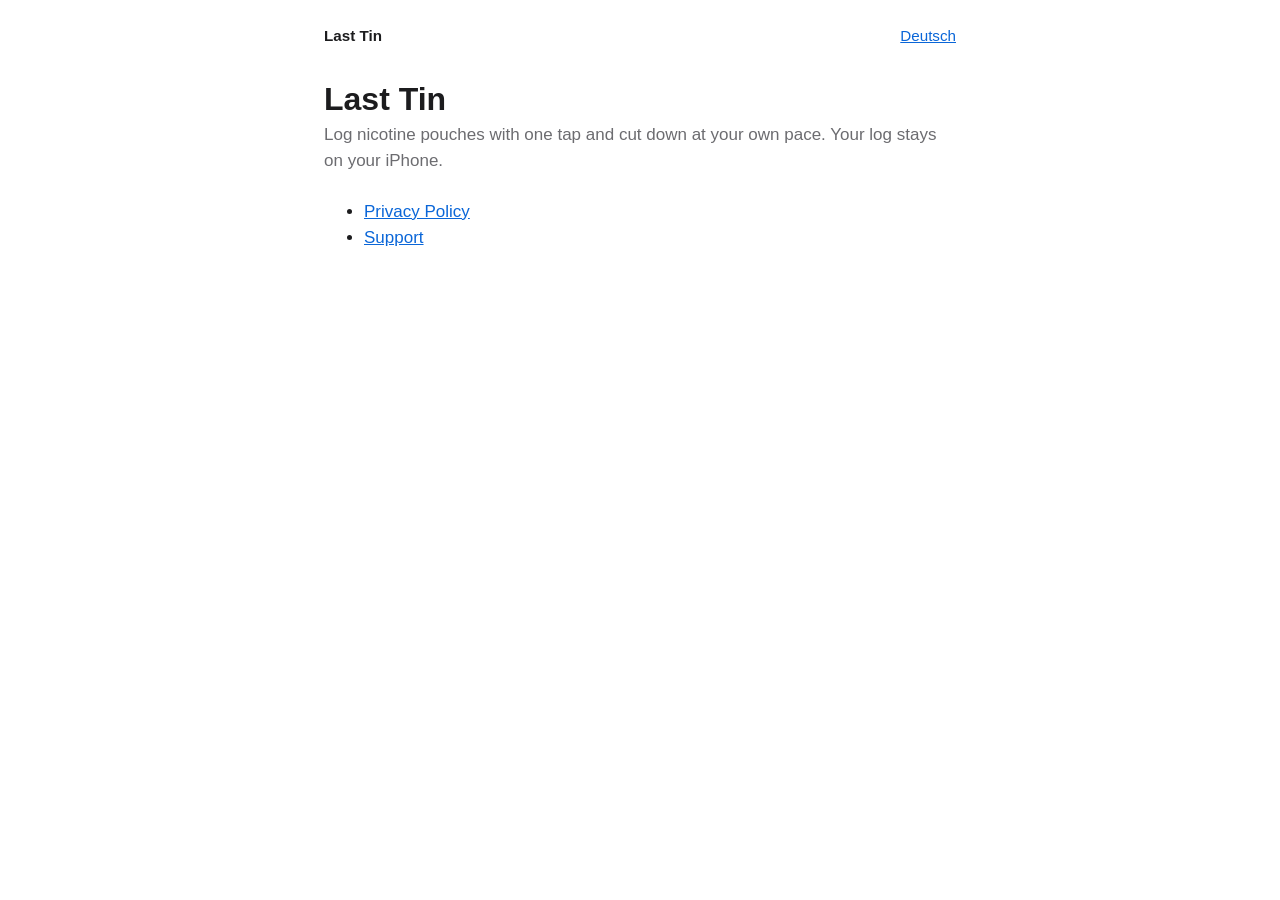
<file: index.html>
<!doctype html>
<html lang="en">
<head>
  <meta charset="utf-8">
  <meta name="viewport" content="width=device-width, initial-scale=1">
  <title>Last Tin</title>
  <meta name="description" content="Last Tin: log nicotine pouches with one tap and cut down at your own pace.">
  <link rel="stylesheet" href="style.css">
  <link rel="alternate" hreflang="en" href="https://adoooo1111-ops.github.io/lasttin/">
  <link rel="alternate" hreflang="de" href="https://adoooo1111-ops.github.io/lasttin/de/">
  <link rel="alternate" hreflang="x-default" href="https://adoooo1111-ops.github.io/lasttin/">
</head>
<body>
<main>
  <nav>
    <span class="app">Last Tin</span>
    <a href="de/" hreflang="de" lang="de">Deutsch</a>
  </nav>

  <h1>Last Tin</h1>
  <p class="stand">Log nicotine pouches with one tap and cut down at your own pace. Your log stays on your iPhone.</p>

  <ul>
    <li><a href="privacy/">Privacy Policy</a></li>
    <li><a href="support/">Support</a></li>
  </ul>
</main>
</body>
</html>
</file>
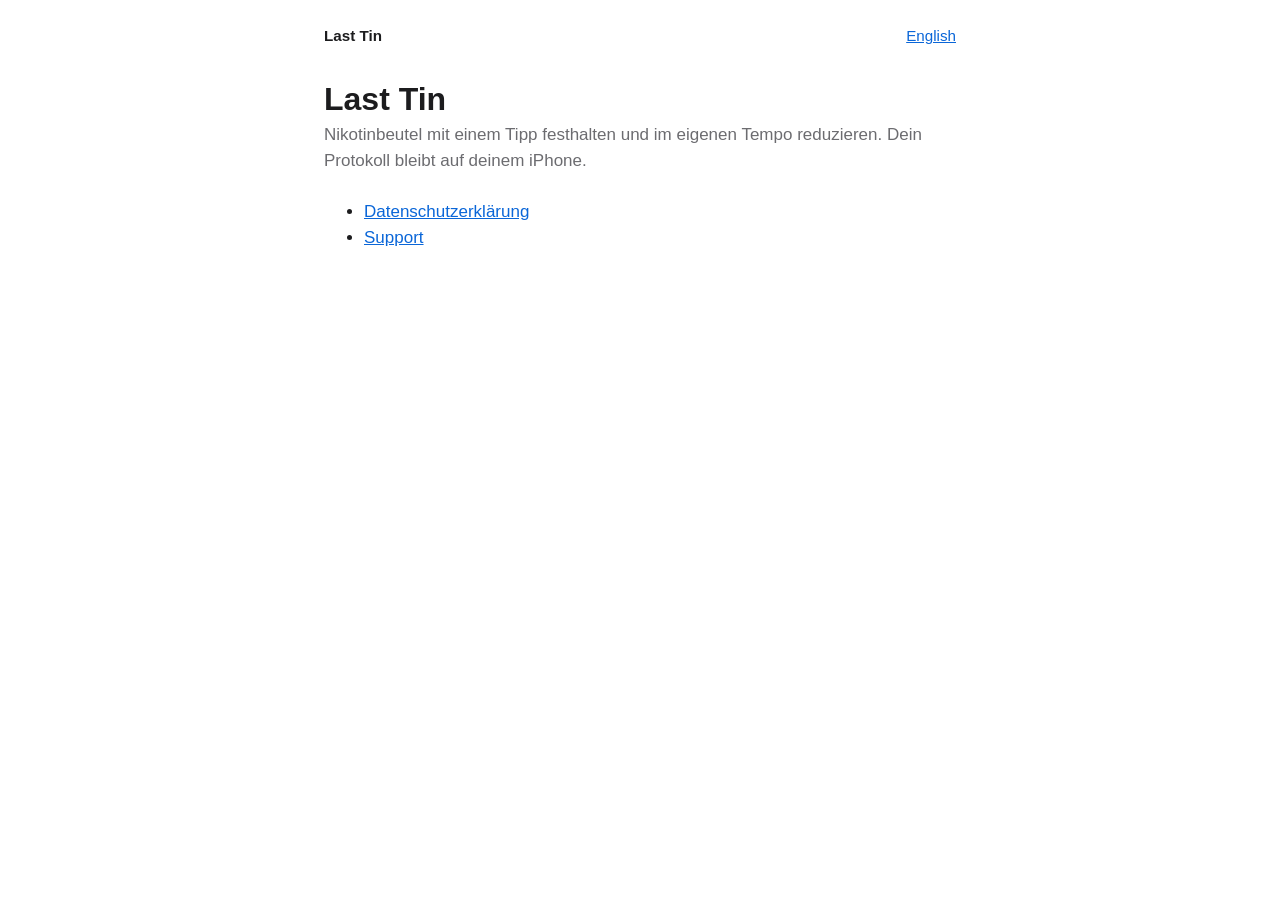
<file: de/index.html>
<!doctype html>
<html lang="de">
<head>
  <meta charset="utf-8">
  <meta name="viewport" content="width=device-width, initial-scale=1">
  <title>Last Tin</title>
  <meta name="description" content="Last Tin: Nikotinbeutel mit einem Tipp festhalten und im eigenen Tempo reduzieren.">
  <link rel="stylesheet" href="../style.css">
  <link rel="alternate" hreflang="en" href="https://adoooo1111-ops.github.io/lasttin/">
  <link rel="alternate" hreflang="de" href="https://adoooo1111-ops.github.io/lasttin/de/">
  <link rel="alternate" hreflang="x-default" href="https://adoooo1111-ops.github.io/lasttin/">
</head>
<body>
<main>
  <nav>
    <span class="app">Last Tin</span>
    <a href="../" hreflang="en" lang="en">English</a>
  </nav>

  <h1>Last Tin</h1>
  <p class="stand">Nikotinbeutel mit einem Tipp festhalten und im eigenen Tempo reduzieren. Dein Protokoll
    bleibt auf deinem iPhone.</p>

  <ul>
    <li><a href="privacy/">Datenschutzerklärung</a></li>
    <li><a href="support/">Support</a></li>
  </ul>
</main>
</body>
</html>
</file>
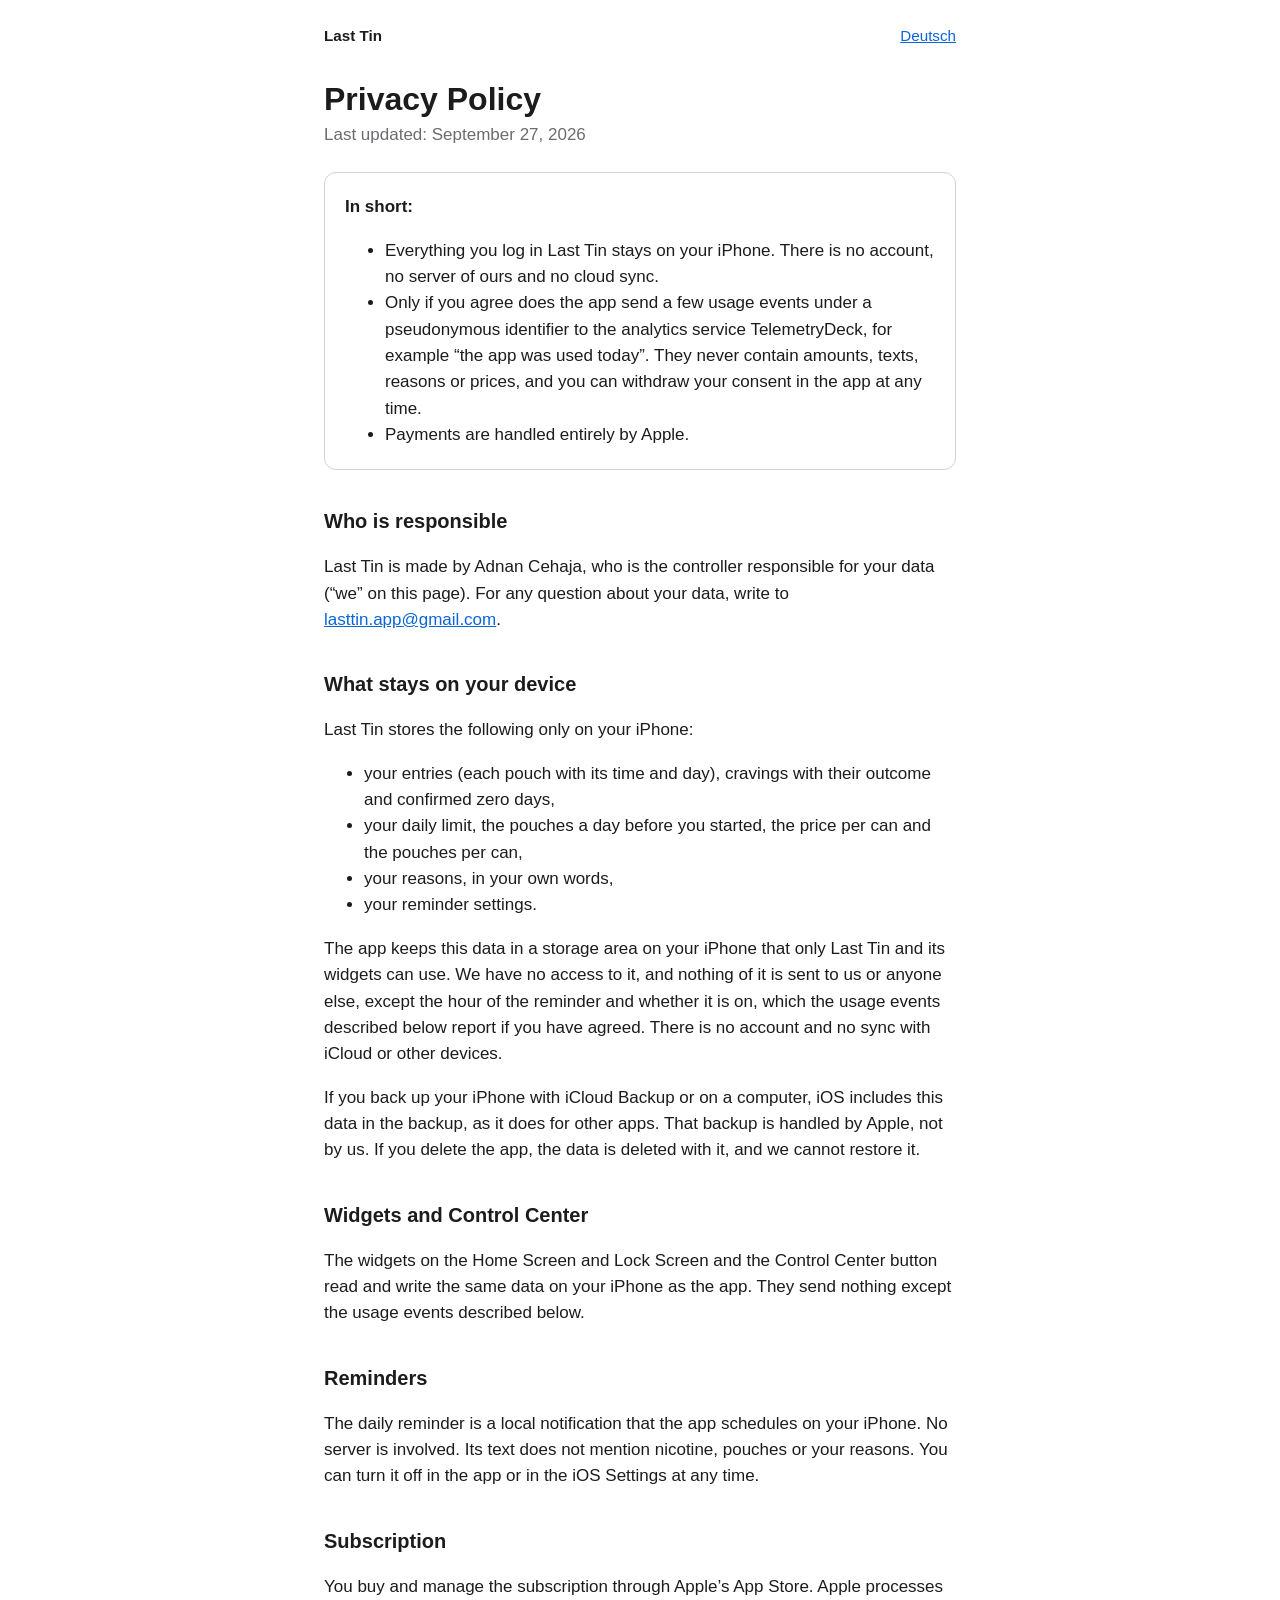
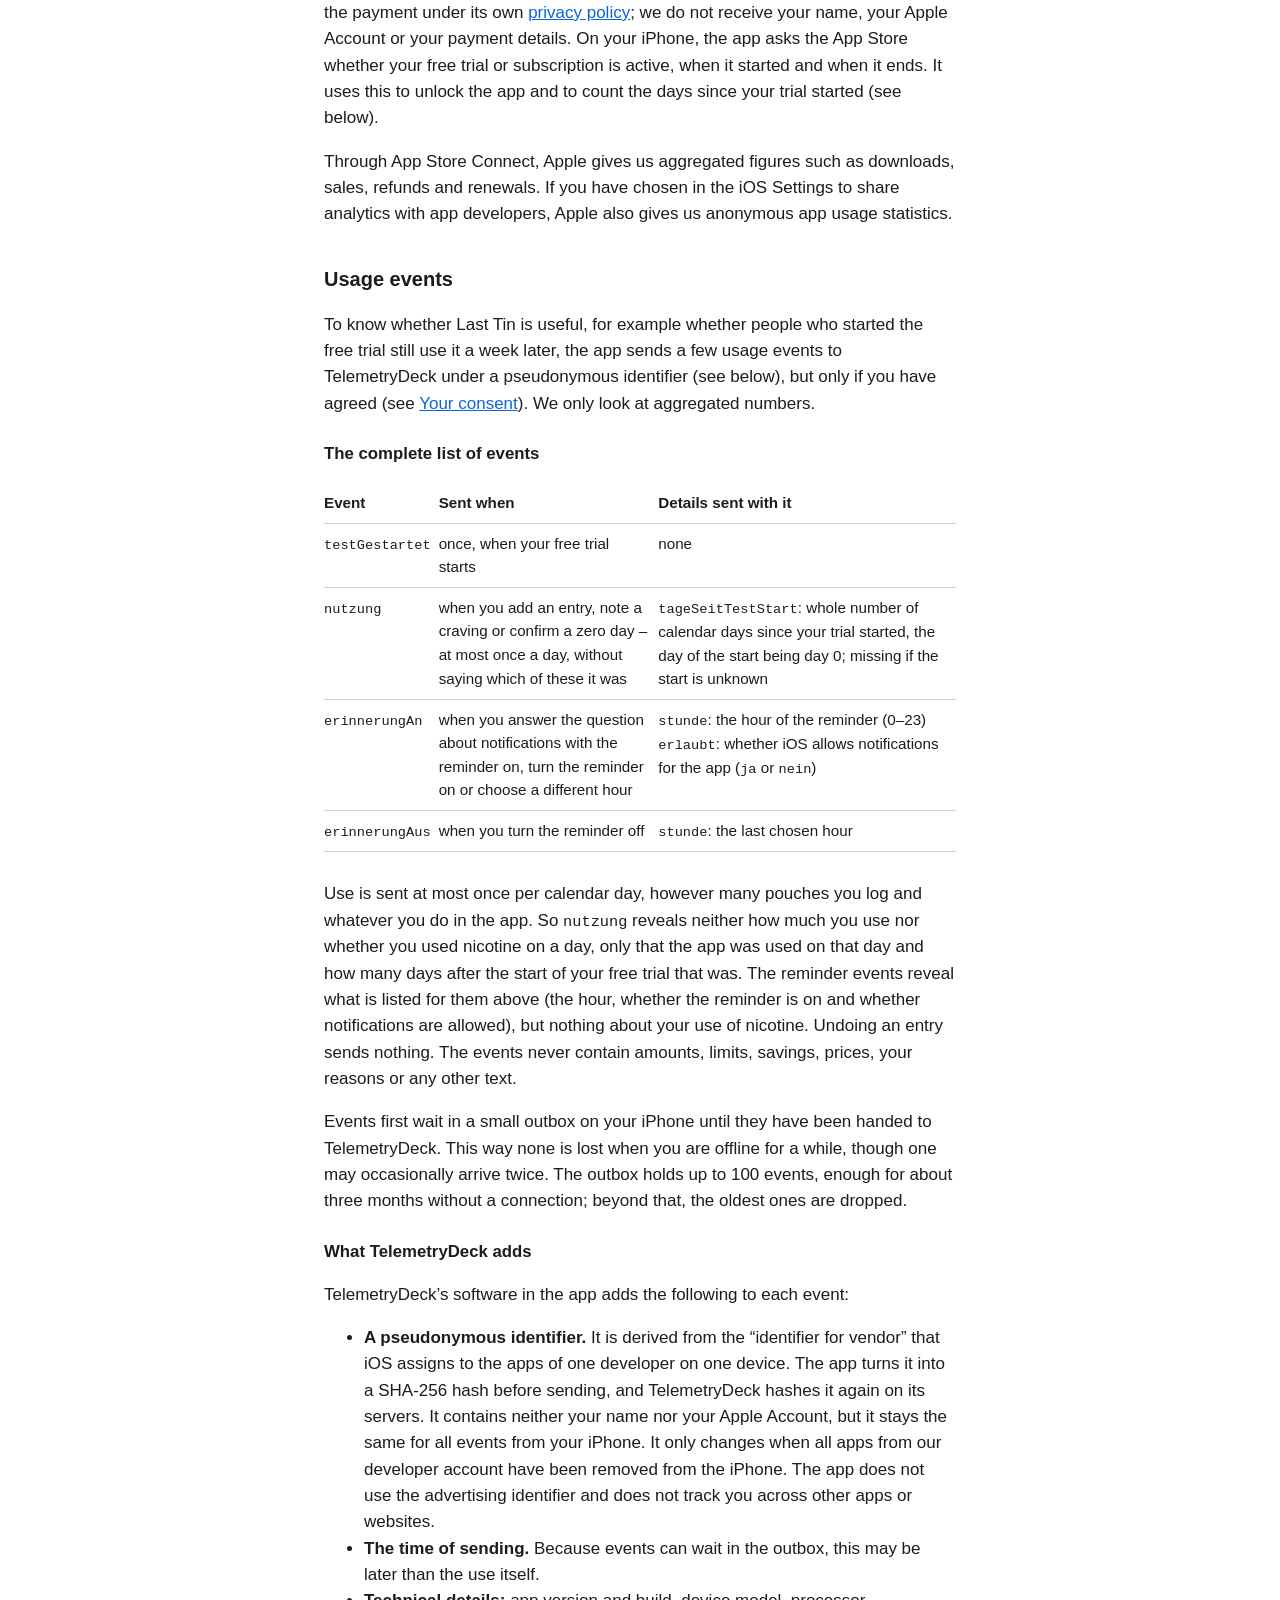
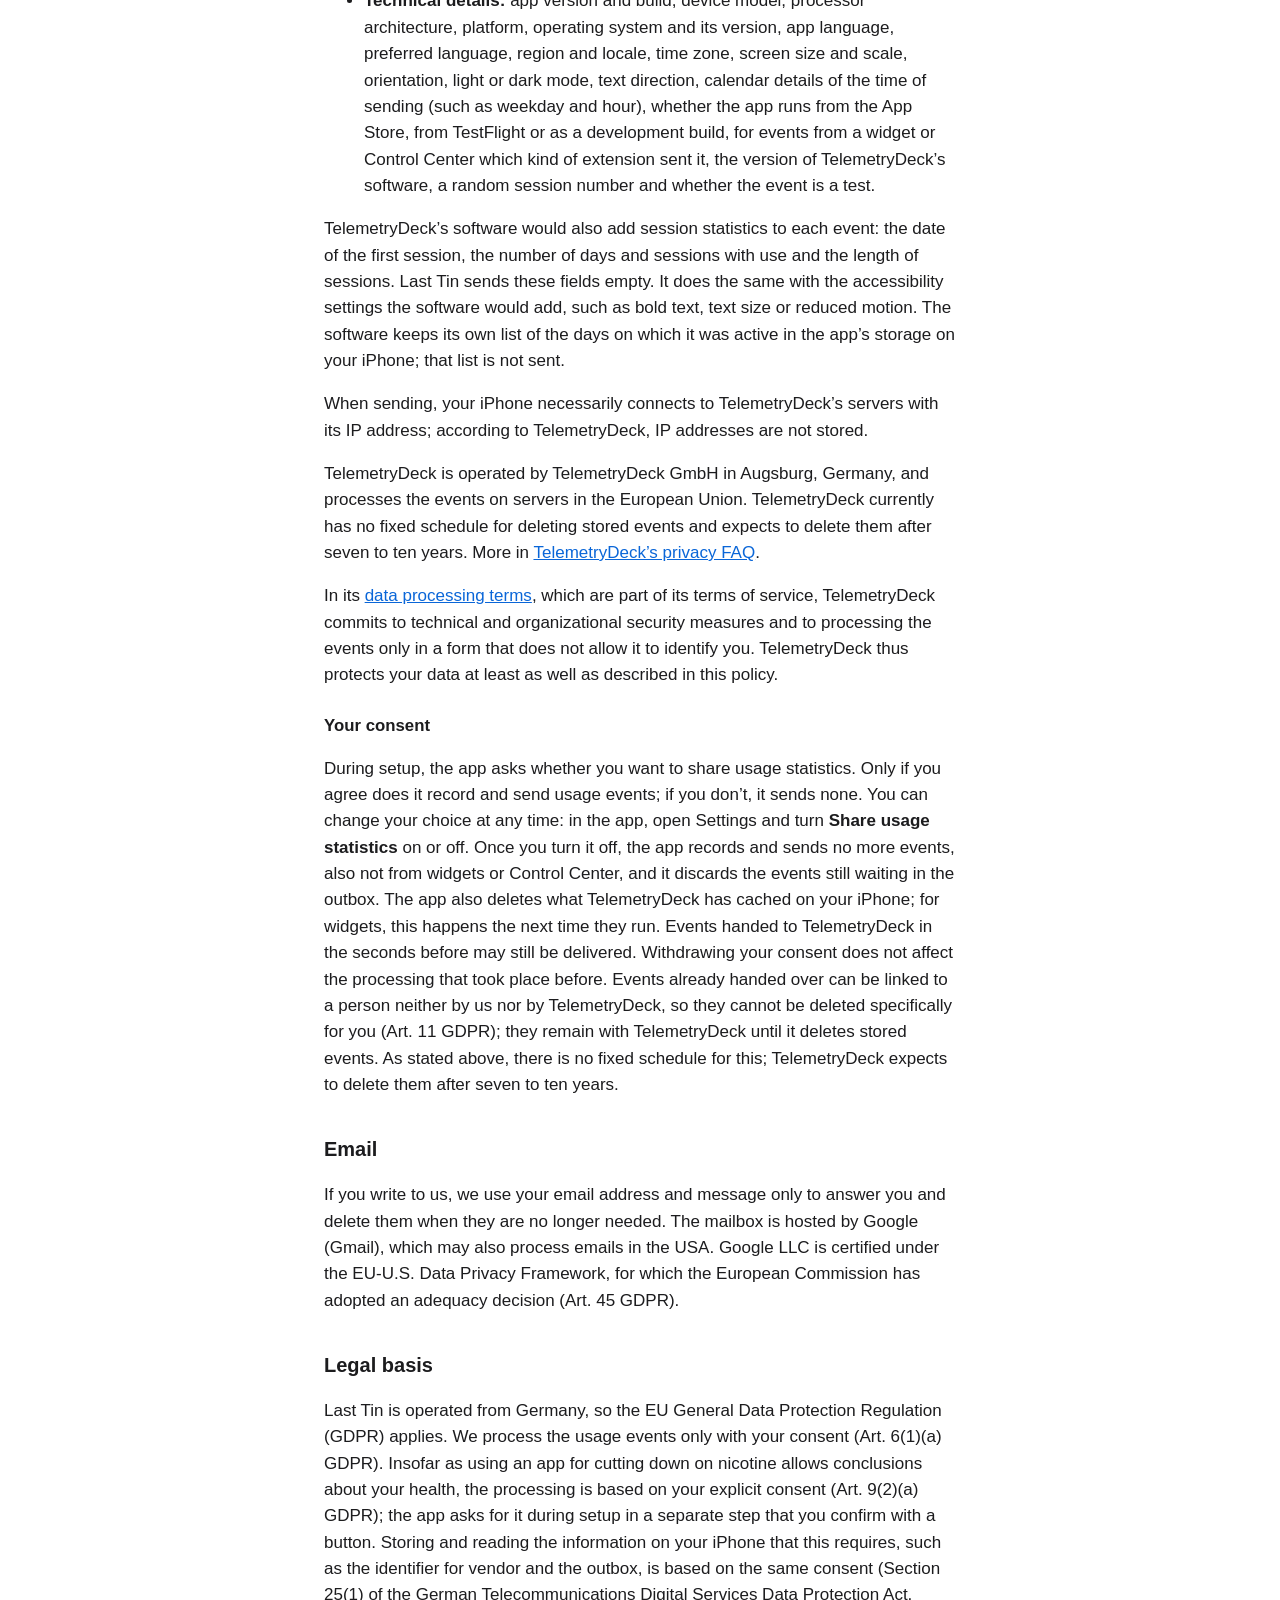
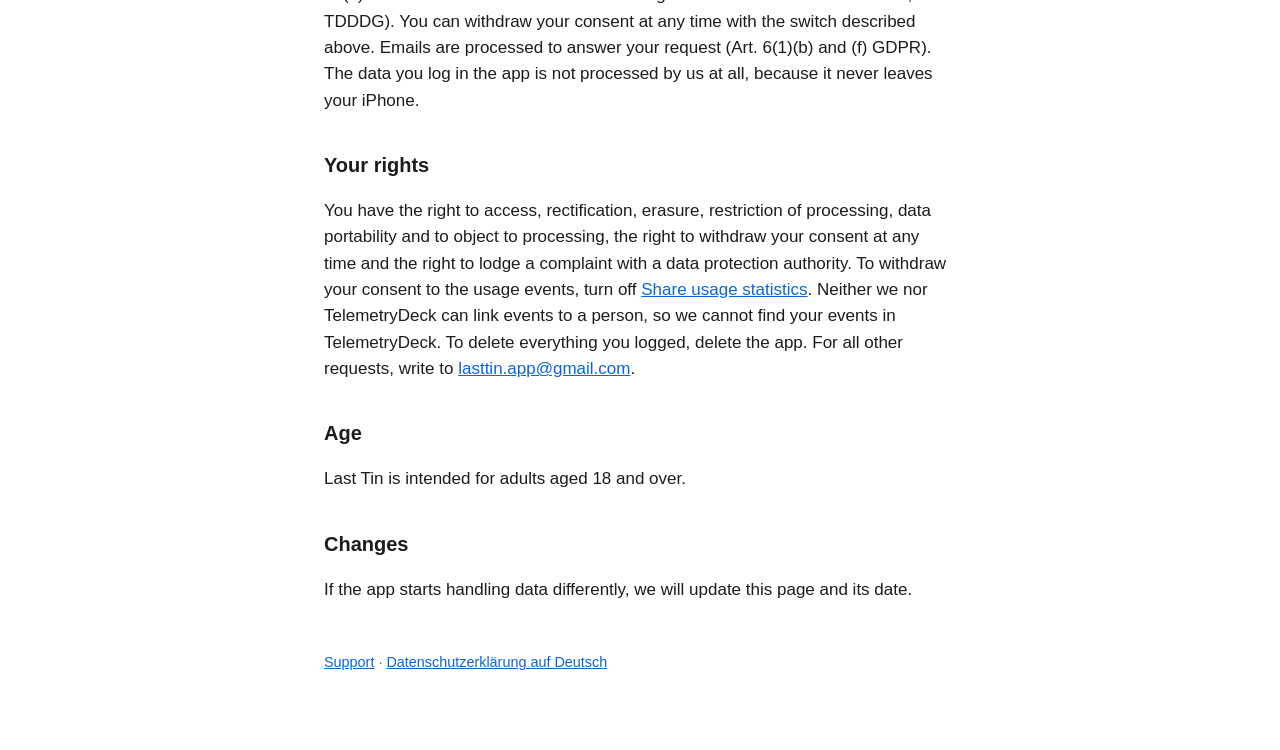
<file: privacy/index.html>
<!doctype html>
<html lang="en">
<head>
  <meta charset="utf-8">
  <meta name="viewport" content="width=device-width, initial-scale=1">
  <title>Privacy Policy – Last Tin</title>
  <meta name="description" content="How Last Tin handles your data: your log stays on your iPhone, no account, a few pseudonymous usage events only if you agree.">
  <link rel="stylesheet" href="../style.css">
  <link rel="alternate" hreflang="en" href="https://adoooo1111-ops.github.io/lasttin/privacy/">
  <link rel="alternate" hreflang="de" href="https://adoooo1111-ops.github.io/lasttin/de/privacy/">
  <link rel="alternate" hreflang="x-default" href="https://adoooo1111-ops.github.io/lasttin/privacy/">
</head>
<body>
<main>
  <nav>
    <a class="app" href="../">Last Tin</a>
    <a href="../de/privacy/" hreflang="de" lang="de">Deutsch</a>
  </nav>

  <h1>Privacy Policy</h1>
  <p class="stand">Last updated: September 27, 2026</p>

  <div class="kurz">
    <p><strong>In short:</strong></p>
    <ul>
      <li>Everything you log in Last Tin stays on your iPhone. There is no account, no server of ours and no
        cloud sync.</li>
      <li>Only if you agree does the app send a few usage events under a pseudonymous identifier to the
        analytics service TelemetryDeck, for example “the app was used today”. They never contain amounts,
        texts, reasons or prices, and you can withdraw your consent in the app at any time.</li>
      <li>Payments are handled entirely by Apple.</li>
    </ul>
  </div>

  <h2>Who is responsible</h2>
  <p>Last Tin is made by Adnan Cehaja, who is the controller responsible for your data (“we” on this page).
    For any question about your data, write to
    <a href="mailto:lasttin.app@gmail.com">lasttin.app@gmail.com</a>.</p>

  <h2>What stays on your device</h2>
  <p>Last Tin stores the following only on your iPhone:</p>
  <ul>
    <li>your entries (each pouch with its time and day), cravings with their outcome and confirmed zero days,</li>
    <li>your daily limit, the pouches a day before you started, the price per can and the pouches per can,</li>
    <li>your reasons, in your own words,</li>
    <li>your reminder settings.</li>
  </ul>
  <p>The app keeps this data in a storage area on your iPhone that only Last Tin and its widgets can use. We
    have no access to it, and nothing of it is sent to us or anyone else, except the hour of the reminder and
    whether it is on, which the usage events described below report if you have agreed. There is no account
    and no sync with iCloud or other devices.</p>
  <p>If you back up your iPhone with iCloud Backup or on a computer, iOS includes this data in the backup,
    as it does for other apps. That backup is handled by Apple, not by us. If you delete the app, the data is
    deleted with it, and we cannot restore it.</p>

  <h2>Widgets and Control Center</h2>
  <p>The widgets on the Home Screen and Lock Screen and the Control Center button read and write the same data
    on your iPhone as the app. They send nothing except the usage events described below.</p>

  <h2>Reminders</h2>
  <p>The daily reminder is a local notification that the app schedules on your iPhone. No server is involved.
    Its text does not mention nicotine, pouches or your reasons. You can turn it off in the app or in the iOS
    Settings at any time.</p>

  <h2>Subscription</h2>
  <p>You buy and manage the subscription through Apple’s App Store. Apple processes the payment under its own
    <a href="https://www.apple.com/legal/privacy/">privacy policy</a>; we do not receive your name, your Apple
    Account or your payment details. On your iPhone, the app asks the App Store whether your free trial or
    subscription is active, when it started and when it ends. It uses this to unlock the app and to count the
    days since your trial started (see below).</p>
  <p>Through App Store Connect, Apple gives us aggregated figures such as downloads, sales, refunds and
    renewals. If you have chosen in the iOS Settings to share analytics with app developers, Apple also
    gives us anonymous app usage statistics.</p>

  <h2 id="usage-events">Usage events</h2>
  <p>To know whether Last Tin is useful, for example whether people who started the free trial still use it a
    week later, the app sends a few usage events to TelemetryDeck under a pseudonymous identifier (see below),
    but only if you have agreed (see <a href="#consent">Your consent</a>). We only look at aggregated
    numbers.</p>

  <h3 id="events">The complete list of events</h3>
  <div class="tabelle">
  <table>
    <thead>
      <tr><th>Event</th><th>Sent when</th><th>Details sent with it</th></tr>
    </thead>
    <tbody>
      <tr>
        <td><code>testGestartet</code></td>
        <td>once, when your free trial starts</td>
        <td>none</td>
      </tr>
      <tr>
        <td><code>nutzung</code></td>
        <td>when you add an entry, note a craving or confirm a zero day – at most once a day, without saying
          which of these it was</td>
        <td><code>tageSeitTestStart</code>: whole number of calendar days since your trial started, the day of
          the start being day 0; missing if the start is unknown</td>
      </tr>
      <tr>
        <td><code>erinnerungAn</code></td>
        <td>when you answer the question about notifications with the reminder on, turn the reminder on or
          choose a different hour</td>
        <td><code>stunde</code>: the hour of the reminder (0–23)<br>
          <code>erlaubt</code>: whether iOS allows notifications for the app (<code>ja</code> or
          <code>nein</code>)</td>
      </tr>
      <tr>
        <td><code>erinnerungAus</code></td>
        <td>when you turn the reminder off</td>
        <td><code>stunde</code>: the last chosen hour</td>
      </tr>
    </tbody>
  </table>
  </div>
  <p>Use is sent at most once per calendar day, however many pouches you log and whatever you do in the app.
    So <code>nutzung</code> reveals neither how much you use nor whether you used nicotine on a day, only that
    the app was used on that day and how many days after the start of your free trial that was. The reminder
    events reveal what is listed for them above (the hour, whether the reminder is on and whether
    notifications are allowed), but nothing about your use of nicotine. Undoing an entry sends nothing. The
    events never contain amounts, limits, savings, prices, your reasons or any other text.</p>
  <p>Events first wait in a small outbox on your iPhone until they have been handed to TelemetryDeck. This way
    none is lost when you are offline for a while, though one may occasionally arrive twice. The outbox holds
    up to 100 events, enough for about three months without a connection; beyond that, the oldest ones are
    dropped.</p>

  <h3>What TelemetryDeck adds</h3>
  <p>TelemetryDeck’s software in the app adds the following to each event:</p>
  <ul>
    <li><strong>A pseudonymous identifier.</strong> It is derived from the “identifier for vendor” that iOS
      assigns to the apps of one developer on one device. The app turns it into a SHA-256 hash before sending,
      and TelemetryDeck hashes it again on its servers. It contains neither your name nor your Apple Account,
      but it stays the same for all events from your iPhone. It only changes when all apps from our developer
      account have been removed from the iPhone. The app does not use the advertising identifier and does not
      track you across other apps or websites.</li>
    <li><strong>The time of sending.</strong> Because events can wait in the outbox, this may be later than
      the use itself.</li>
    <li><strong>Technical details:</strong> app version and build, device model, processor architecture,
      platform, operating system and its version, app language, preferred language, region and locale, time
      zone, screen size and scale, orientation, light or dark mode, text direction, calendar details of the
      time of sending (such as weekday and hour), whether the app runs from the App Store, from TestFlight or
      as a development build, for events from a widget or Control Center which kind of extension sent it, the
      version of TelemetryDeck’s software, a random session number and whether the event is a test.</li>
  </ul>
  <p>TelemetryDeck’s software would also add session statistics to each event: the date of the first session,
    the number of days and sessions with use and the length of sessions. Last Tin sends these fields empty. It
    does the same with the accessibility settings the software would add, such as bold text, text size or
    reduced motion. The software keeps its own list of the days on which it was active in the app’s storage on
    your iPhone; that list is not sent.</p>
  <p>When sending, your iPhone necessarily connects to TelemetryDeck’s servers with its IP address; according
    to TelemetryDeck, IP addresses are not stored.</p>
  <p>TelemetryDeck is operated by TelemetryDeck GmbH in Augsburg, Germany, and processes the events on
    servers in the European Union. TelemetryDeck currently has no fixed schedule for deleting stored events and
    expects to delete them after seven to ten years. More in
    <a href="https://telemetrydeck.com/docs/guides/privacy-faq/">TelemetryDeck’s privacy FAQ</a>.</p>
  <p>In its <a href="https://telemetrydeck.com/dpa/">data processing terms</a>, which are part of its
    terms of service, TelemetryDeck commits to technical and organizational security measures and to
    processing the events only in a form that does not allow it to identify you. TelemetryDeck thus protects
    your data at least as well as described in this policy.</p>

  <h3 id="consent">Your consent</h3>
  <p>During setup, the app asks whether you want to share usage statistics. Only if you agree does it record
    and send usage events; if you don’t, it sends none. You can change your choice at any time: in the app,
    open Settings and turn <strong>Share usage statistics</strong> on or off. Once you turn it off, the app
    records and sends no more events, also not from widgets or Control Center, and it discards the events
    still waiting in the outbox. The app also deletes what TelemetryDeck has cached on your iPhone; for
    widgets, this happens the next time they run. Events handed to TelemetryDeck in the seconds before may
    still be delivered. Withdrawing your consent does not affect the processing that took place before. Events
    already handed over can be linked to a person neither by us nor by TelemetryDeck, so they cannot be
    deleted specifically for you (Art. 11 GDPR); they remain with TelemetryDeck until it deletes stored
    events. As stated above, there is no fixed schedule for this; TelemetryDeck expects to delete them after
    seven to ten years.</p>

  <h2>Email</h2>
  <p>If you write to us, we use your email address and message only to answer you and delete them when they
    are no longer needed. The mailbox is hosted by Google (Gmail), which may also process emails in the
    USA. Google LLC is certified under the EU-U.S. Data Privacy Framework, for which the European Commission
    has adopted an adequacy decision (Art. 45 GDPR).</p>

  <h2>Legal basis</h2>
  <p>Last Tin is operated from Germany, so the EU General Data Protection Regulation (GDPR) applies. We
    process the usage events only with your consent (Art. 6(1)(a) GDPR). Insofar as using an app for cutting
    down on nicotine allows conclusions about your health, the processing is based on your explicit consent
    (Art. 9(2)(a) GDPR); the app asks for it during setup in a separate step that you confirm with a button.
    Storing and reading the information on your iPhone that this requires, such as the identifier for vendor
    and the outbox, is based on the same consent (Section 25(1) of the German Telecommunications Digital
    Services Data Protection Act, TDDDG). You can withdraw your consent at any time with the switch described
    above. Emails are processed to answer your request (Art. 6(1)(b) and (f) GDPR). The data you log in the
    app is not processed by us at all, because it never leaves your iPhone.</p>

  <h2>Your rights</h2>
  <p>You have the right to access, rectification, erasure, restriction of processing, data portability and to
    object to processing, the right to withdraw your consent at any time and the right to lodge a complaint
    with a data protection authority. To withdraw your consent to the usage events, turn off
    <a href="#consent">Share usage statistics</a>. Neither we nor TelemetryDeck can link events to a person,
    so we cannot find your events in TelemetryDeck. To delete everything you logged, delete the app. For all
    other requests, write to <a href="mailto:lasttin.app@gmail.com">lasttin.app@gmail.com</a>.</p>

  <h2>Age</h2>
  <p>Last Tin is intended for adults aged 18 and over.</p>

  <h2>Changes</h2>
  <p>If the app starts handling data differently, we will update this page and its date.</p>

  <footer>
    <p><a href="../support/">Support</a> · <a href="../de/privacy/" hreflang="de"
      lang="de">Datenschutzerklärung auf Deutsch</a></p>
  </footer>
</main>
</body>
</html>
</file>
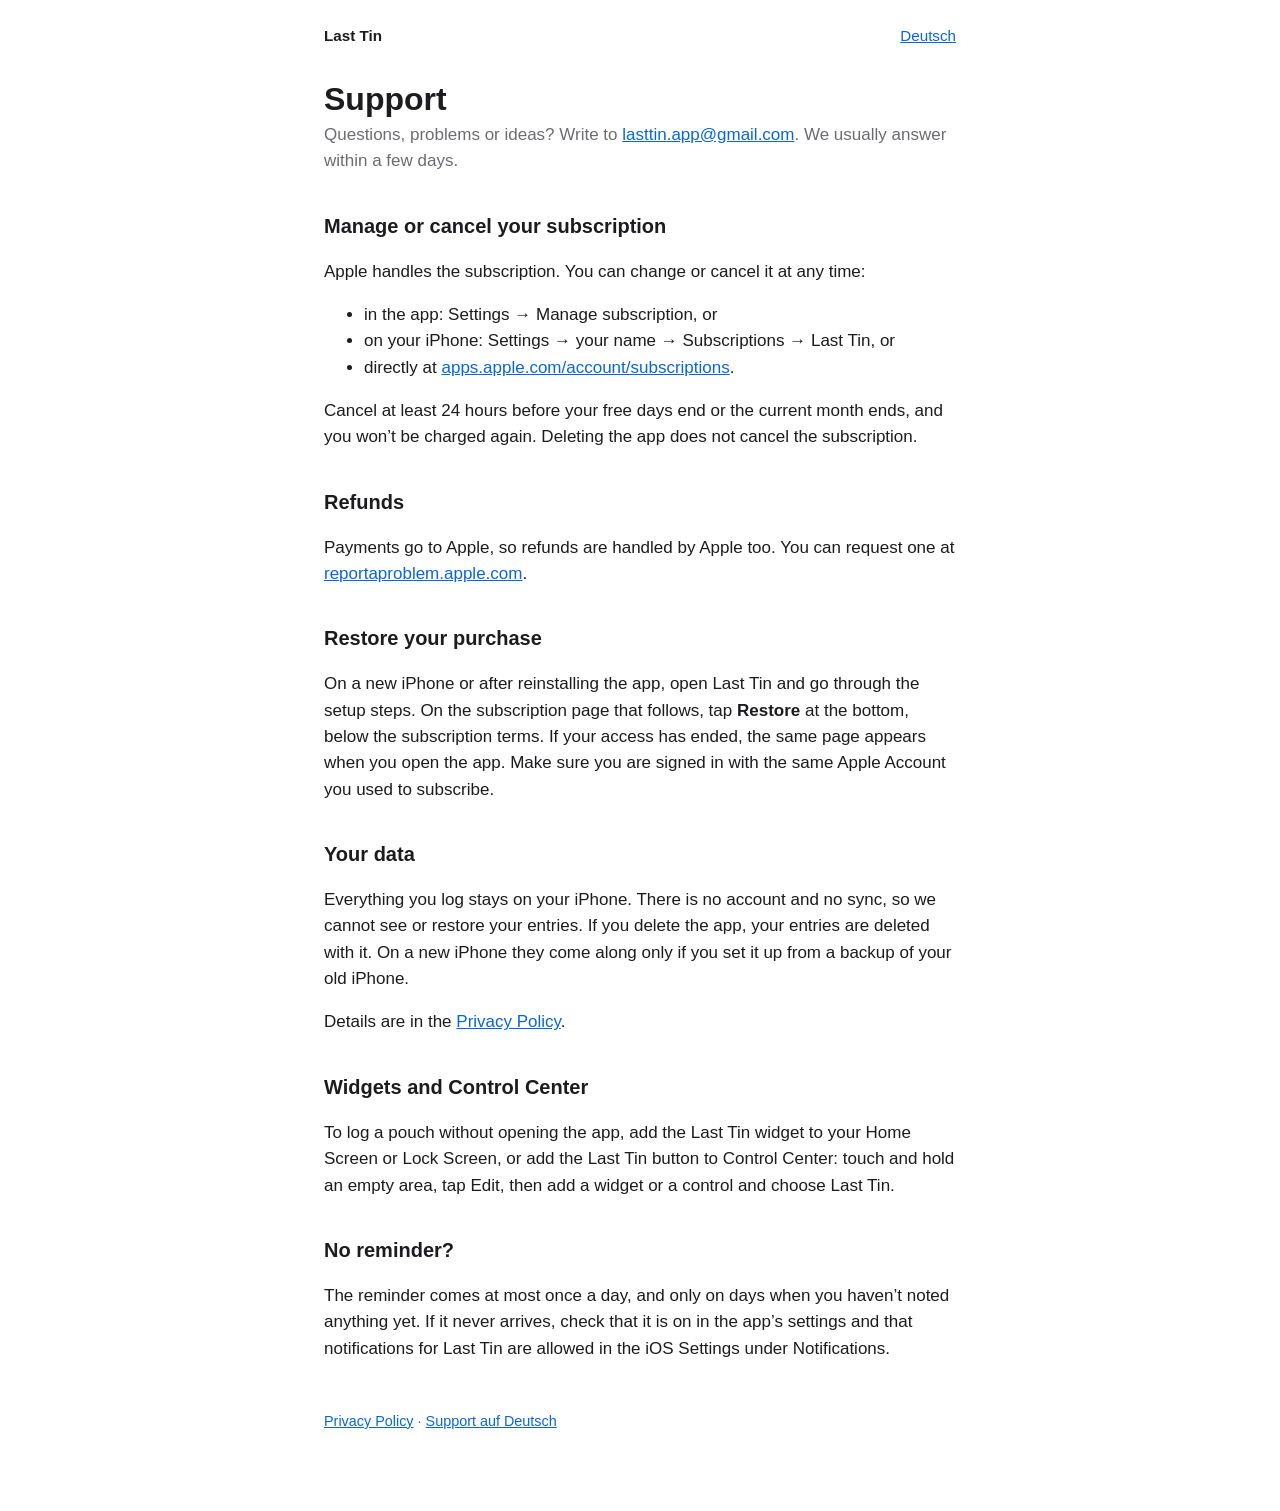
<file: support/index.html>
<!doctype html>
<html lang="en">
<head>
  <meta charset="utf-8">
  <meta name="viewport" content="width=device-width, initial-scale=1">
  <title>Support – Last Tin</title>
  <meta name="description" content="Help with Last Tin: contact, managing your subscription, restoring purchases and your data.">
  <link rel="stylesheet" href="../style.css">
  <link rel="alternate" hreflang="en" href="https://adoooo1111-ops.github.io/lasttin/support/">
  <link rel="alternate" hreflang="de" href="https://adoooo1111-ops.github.io/lasttin/de/support/">
  <link rel="alternate" hreflang="x-default" href="https://adoooo1111-ops.github.io/lasttin/support/">
</head>
<body>
<main>
  <nav>
    <a class="app" href="../">Last Tin</a>
    <a href="../de/support/" hreflang="de" lang="de">Deutsch</a>
  </nav>

  <h1>Support</h1>
  <p class="stand">Questions, problems or ideas? Write to
    <a href="mailto:lasttin.app@gmail.com">lasttin.app@gmail.com</a>. We usually answer within a few days.</p>

  <h2>Manage or cancel your subscription</h2>
  <p>Apple handles the subscription. You can change or cancel it at any time:</p>
  <ul>
    <li>in the app: Settings → Manage subscription, or</li>
    <li>on your iPhone: Settings → your name → Subscriptions → Last Tin, or</li>
    <li>directly at <a
      href="https://apps.apple.com/account/subscriptions">apps.apple.com/account/subscriptions</a>.</li>
  </ul>
  <p>Cancel at least 24 hours before your free days end or the current month ends, and you won’t be charged
    again.
    Deleting the app does not cancel the subscription.</p>

  <h2>Refunds</h2>
  <p>Payments go to Apple, so refunds are handled by Apple too. You can request one at
    <a href="https://reportaproblem.apple.com">reportaproblem.apple.com</a>.</p>

  <h2>Restore your purchase</h2>
  <p>On a new iPhone or after reinstalling the app, open Last Tin and go through the setup steps. On the
    subscription page that follows, tap <strong>Restore</strong> at the bottom, below the subscription terms.
    If your access has ended, the same page appears when you open the app. Make sure you are signed in with
    the same Apple Account you used to subscribe.</p>

  <h2>Your data</h2>
  <p>Everything you log stays on your iPhone. There is no account and no sync, so we cannot see or restore
    your entries. If you delete the app, your entries are deleted with it. On a new iPhone they come along only
    if you set it up from a backup of your old iPhone.</p>
  <p>Details are in the <a href="../privacy/">Privacy Policy</a>.</p>

  <h2>Widgets and Control Center</h2>
  <p>To log a pouch without opening the app, add the Last Tin widget to your Home Screen or Lock Screen, or
    add the Last Tin button to Control Center: touch and hold an empty area, tap Edit, then add a widget or a
    control and choose Last Tin.</p>

  <h2>No reminder?</h2>
  <p>The reminder comes at most once a day, and only on days when you haven’t noted anything yet. If it
    never arrives, check that it is on in the app’s settings and that notifications for Last Tin are
    allowed in the iOS Settings under Notifications.</p>

  <footer>
    <p><a href="../privacy/">Privacy Policy</a> · <a href="../de/support/" hreflang="de" lang="de">Support auf
      Deutsch</a></p>
  </footer>
</main>
</body>
</html>
</file>
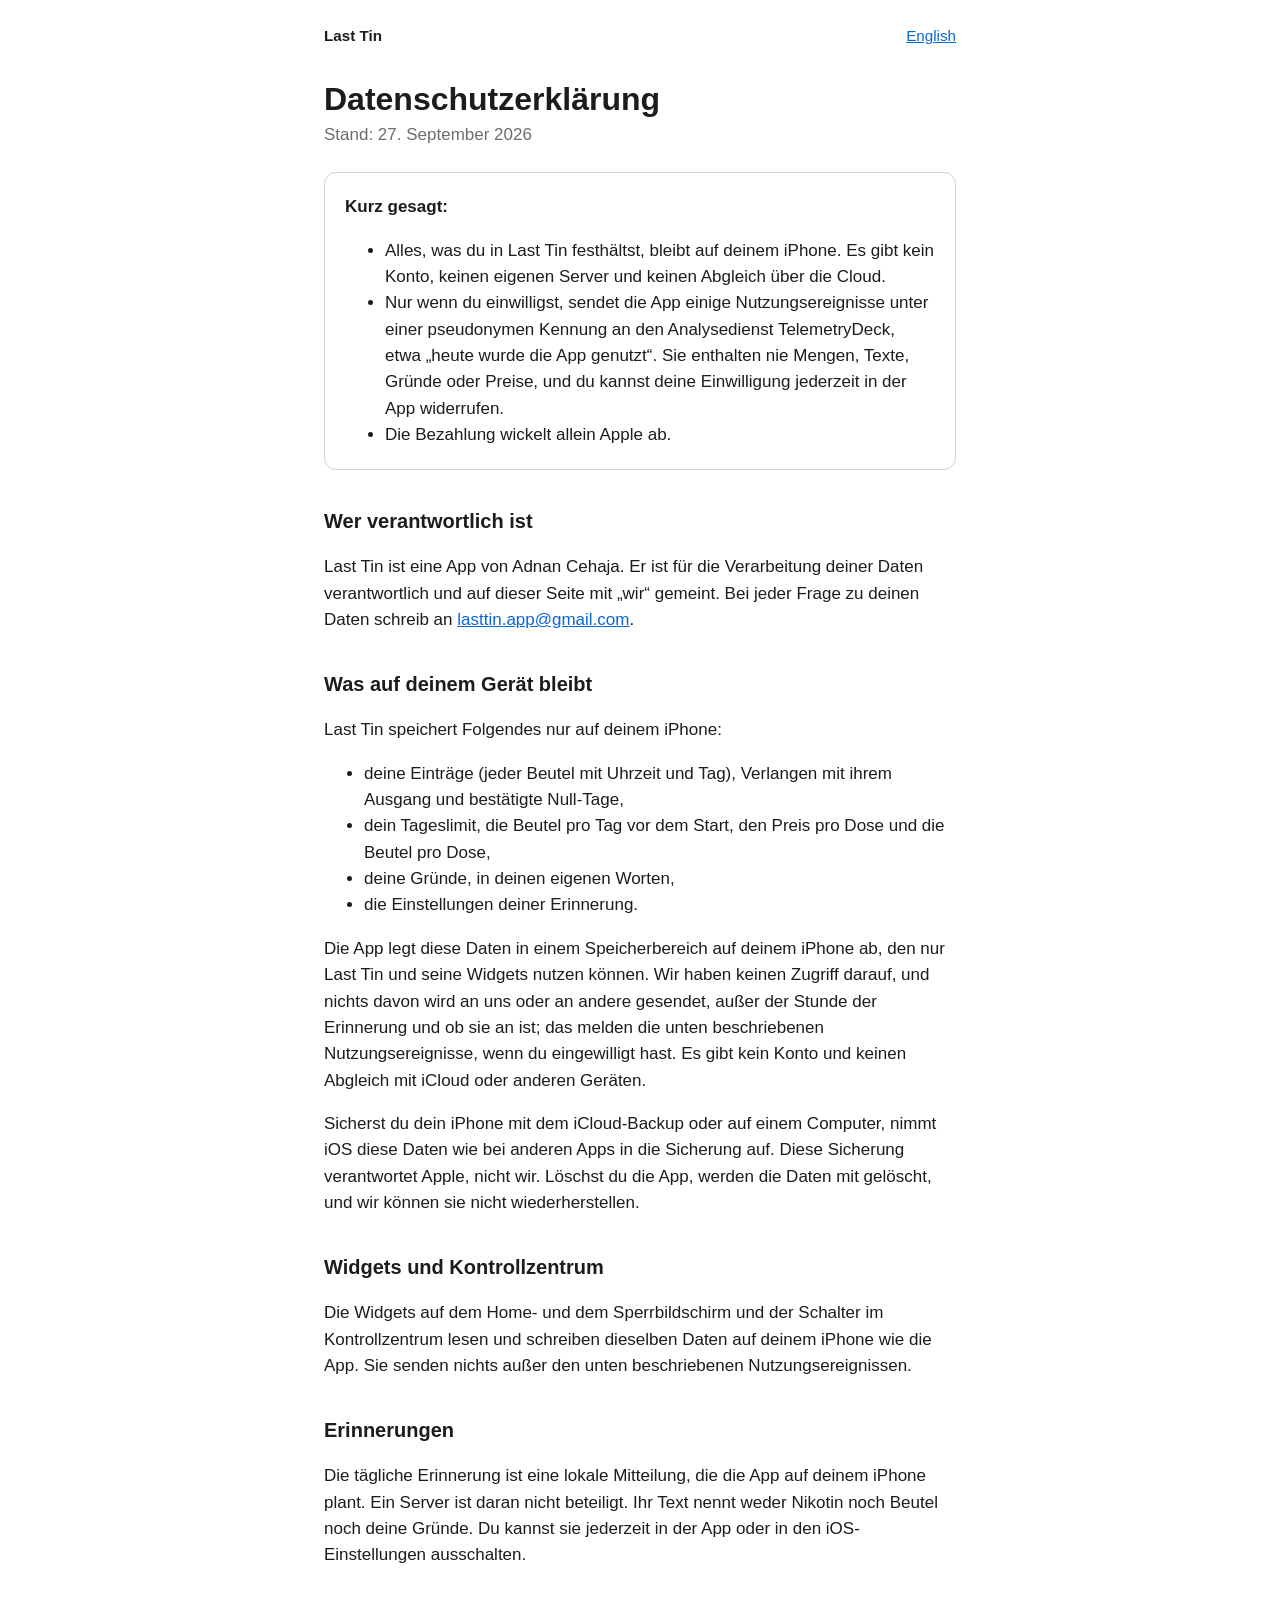
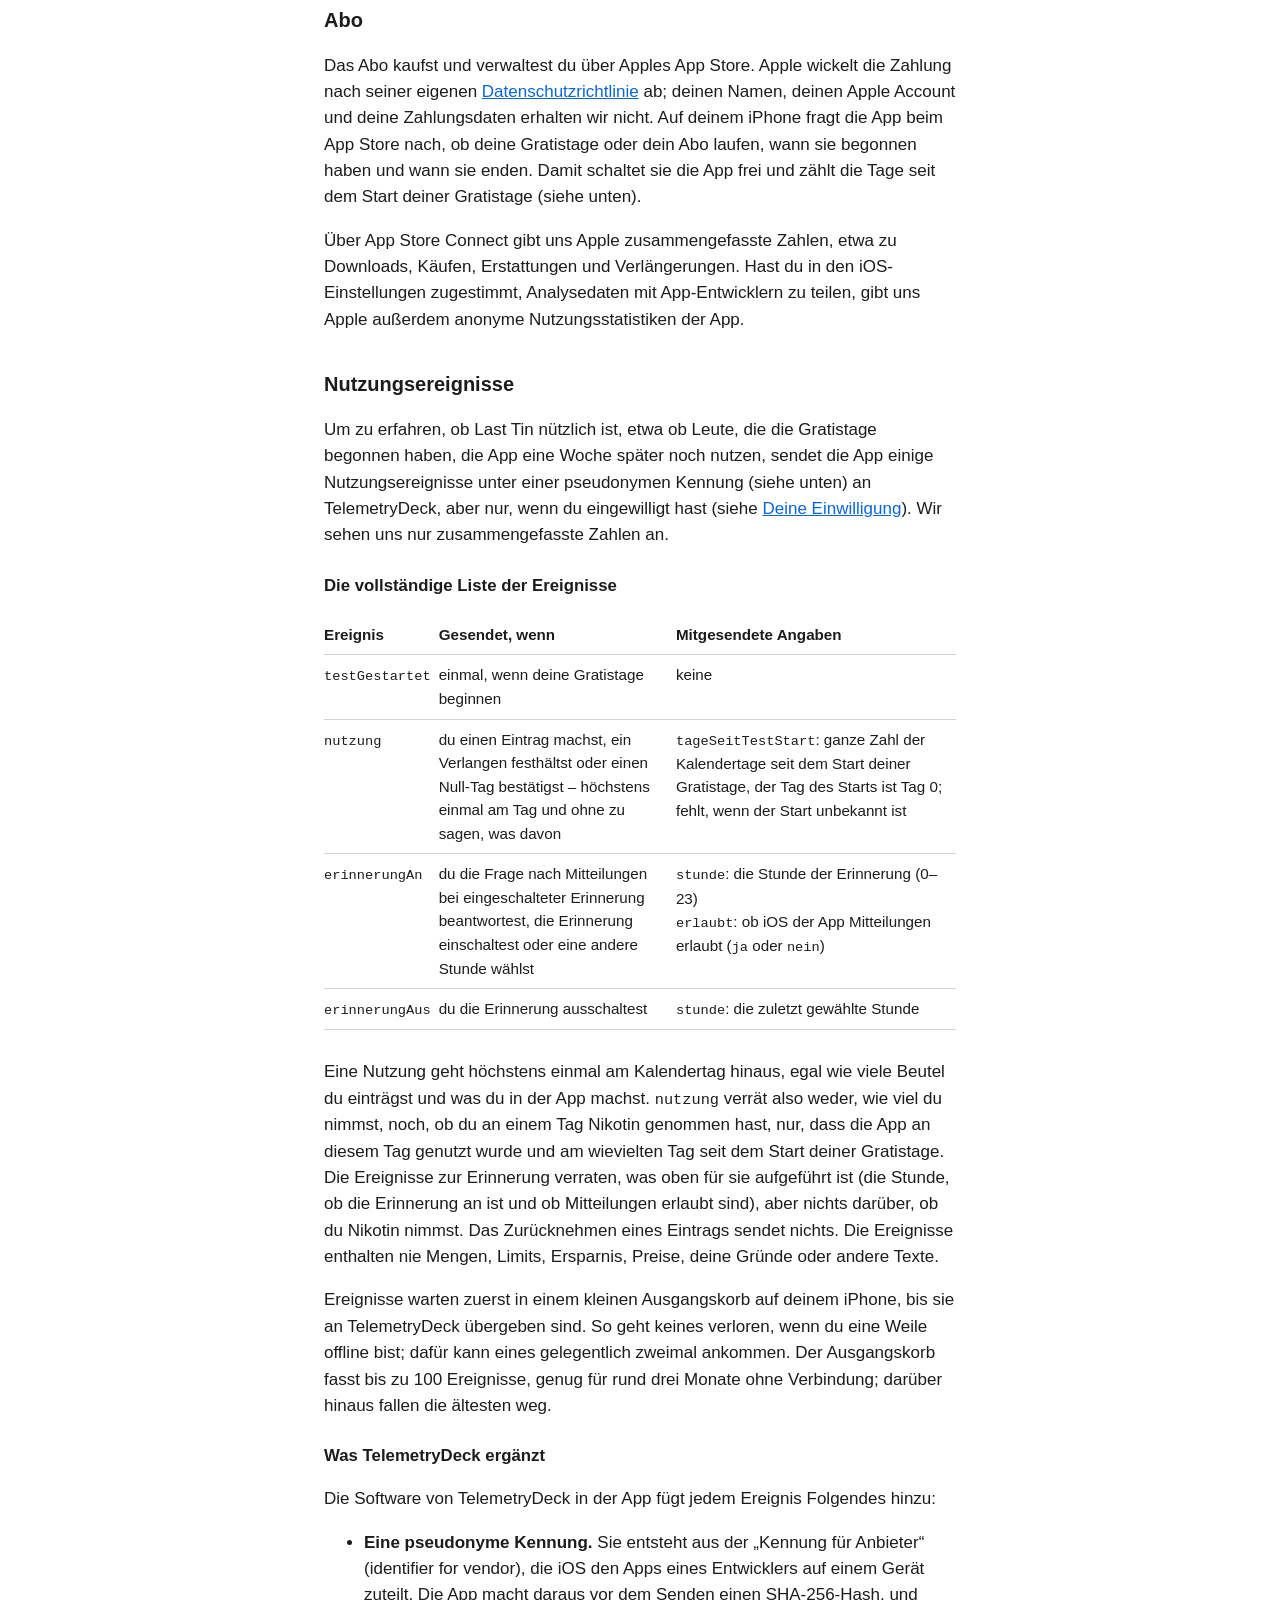
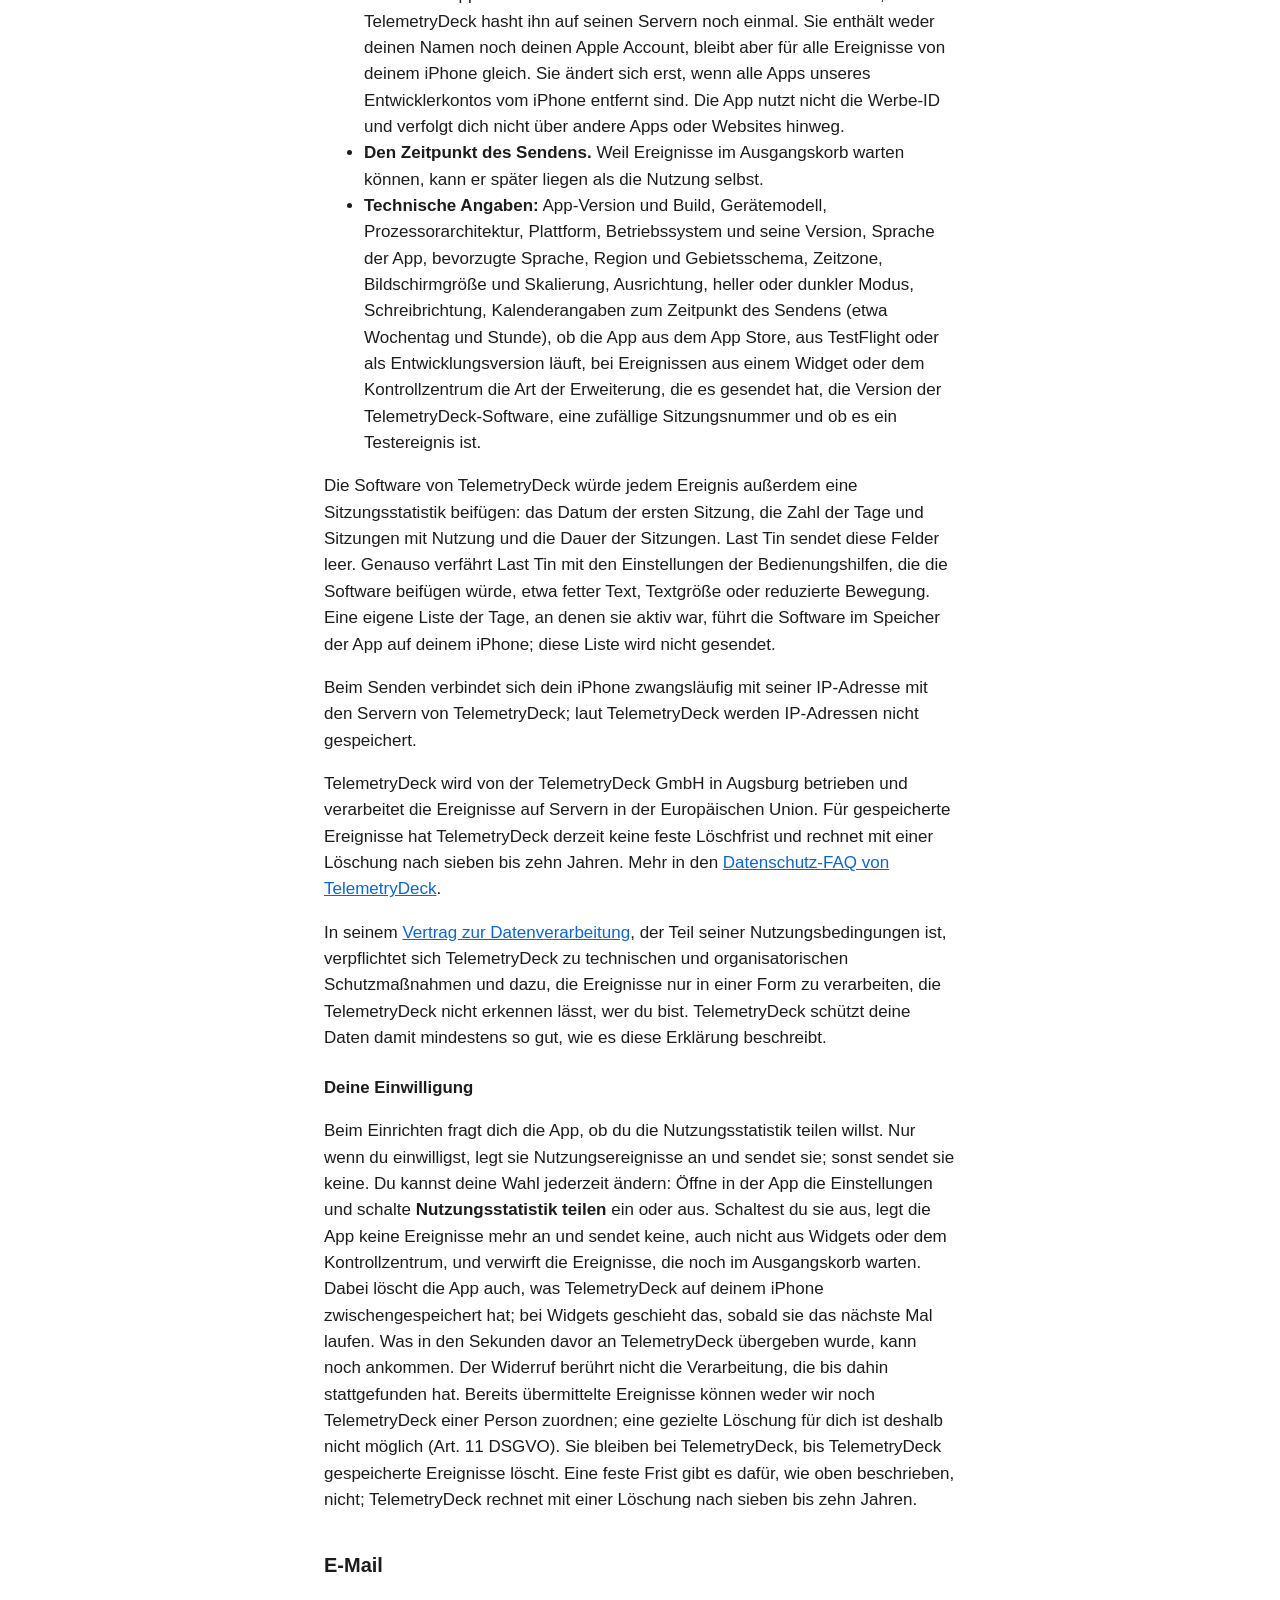
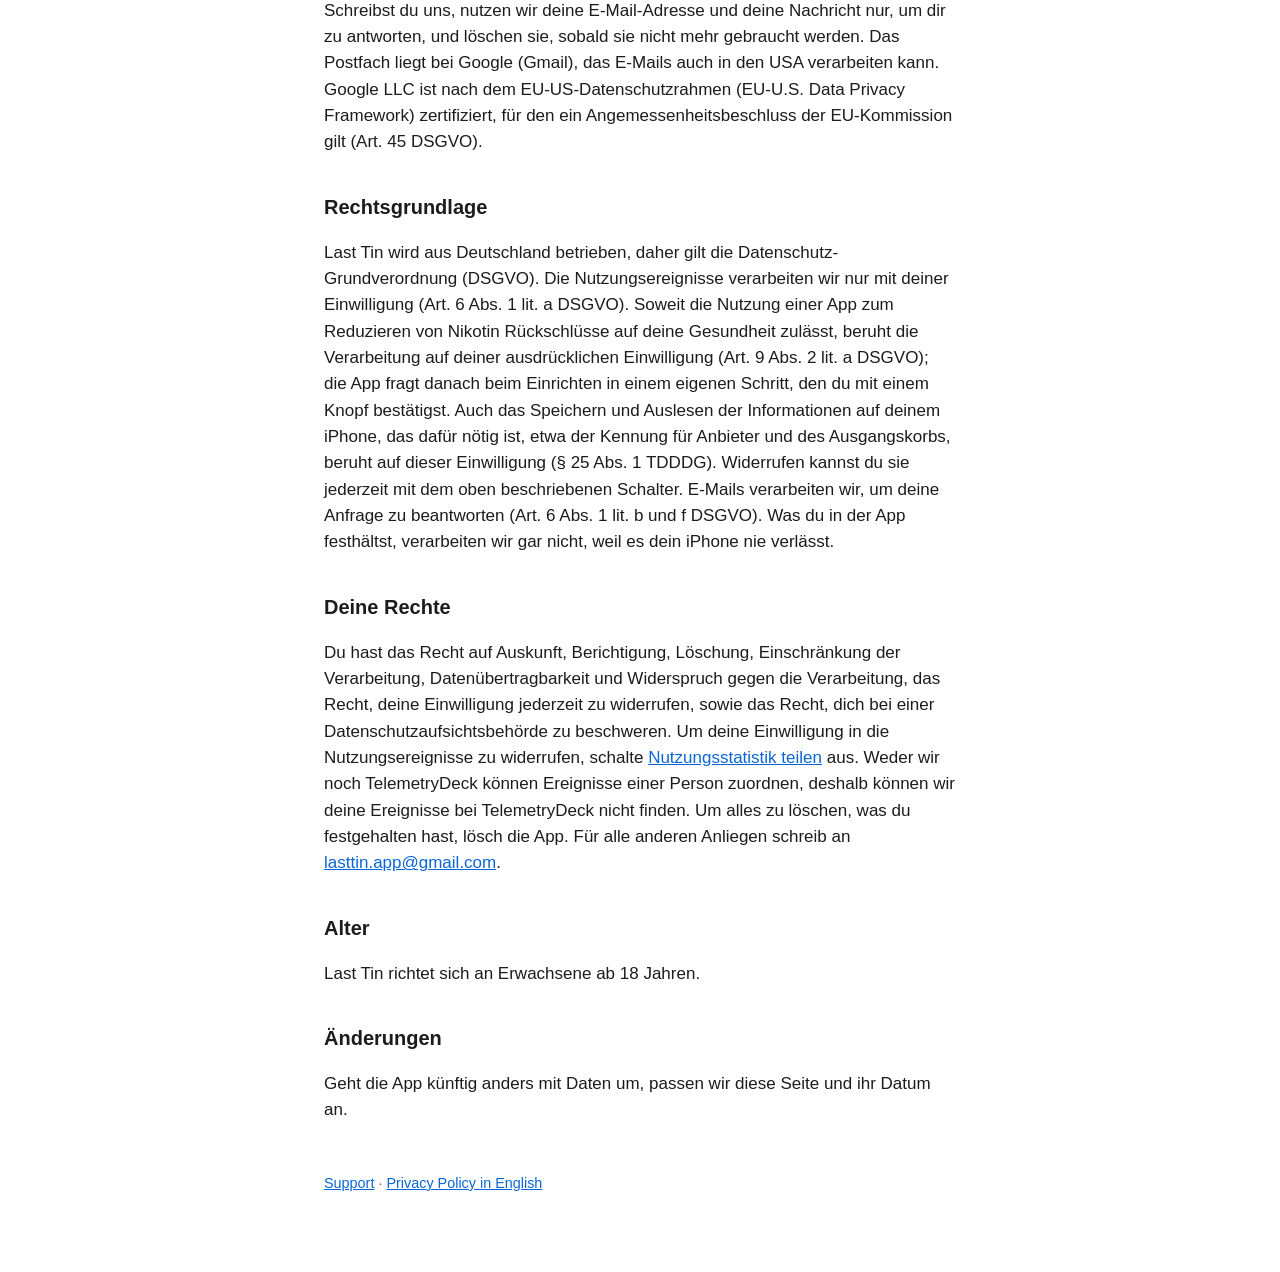
<file: de/privacy/index.html>
<!doctype html>
<html lang="de">
<head>
  <meta charset="utf-8">
  <meta name="viewport" content="width=device-width, initial-scale=1">
  <title>Datenschutzerklärung – Last Tin</title>
  <meta name="description" content="Wie Last Tin mit deinen Daten umgeht: Dein Protokoll bleibt auf deinem iPhone, kein Konto, wenige pseudonyme Nutzungsereignisse nur mit deiner Einwilligung.">
  <link rel="stylesheet" href="../../style.css">
  <link rel="alternate" hreflang="en" href="https://adoooo1111-ops.github.io/lasttin/privacy/">
  <link rel="alternate" hreflang="de" href="https://adoooo1111-ops.github.io/lasttin/de/privacy/">
  <link rel="alternate" hreflang="x-default" href="https://adoooo1111-ops.github.io/lasttin/privacy/">
</head>
<body>
<main>
  <nav>
    <a class="app" href="../">Last Tin</a>
    <a href="../../privacy/" hreflang="en" lang="en">English</a>
  </nav>

  <h1>Datenschutzerklärung</h1>
  <p class="stand">Stand: 27. September 2026</p>

  <div class="kurz">
    <p><strong>Kurz gesagt:</strong></p>
    <ul>
      <li>Alles, was du in Last Tin festhältst, bleibt auf deinem iPhone. Es gibt kein Konto, keinen eigenen
        Server und keinen Abgleich über die Cloud.</li>
      <li>Nur wenn du einwilligst, sendet die App einige Nutzungsereignisse unter einer pseudonymen Kennung an
        den Analysedienst TelemetryDeck, etwa „heute wurde die App genutzt“. Sie enthalten nie Mengen, Texte,
        Gründe oder Preise, und du kannst deine Einwilligung jederzeit in der App widerrufen.</li>
      <li>Die Bezahlung wickelt allein Apple ab.</li>
    </ul>
  </div>

  <h2>Wer verantwortlich ist</h2>
  <p>Last Tin ist eine App von Adnan Cehaja. Er ist für die Verarbeitung deiner Daten verantwortlich und auf
    dieser Seite mit „wir“ gemeint. Bei jeder Frage zu deinen Daten schreib an
    <a href="mailto:lasttin.app@gmail.com">lasttin.app@gmail.com</a>.</p>

  <h2>Was auf deinem Gerät bleibt</h2>
  <p>Last Tin speichert Folgendes nur auf deinem iPhone:</p>
  <ul>
    <li>deine Einträge (jeder Beutel mit Uhrzeit und Tag), Verlangen mit ihrem Ausgang und bestätigte Null-Tage,</li>
    <li>dein Tageslimit, die Beutel pro Tag vor dem Start, den Preis pro Dose und die Beutel pro Dose,</li>
    <li>deine Gründe, in deinen eigenen Worten,</li>
    <li>die Einstellungen deiner Erinnerung.</li>
  </ul>
  <p>Die App legt diese Daten in einem Speicherbereich auf deinem iPhone ab, den nur Last Tin und seine
    Widgets nutzen können. Wir haben keinen Zugriff darauf, und nichts davon wird an uns oder an andere
    gesendet, außer der Stunde der Erinnerung und ob sie an ist; das melden die unten beschriebenen
    Nutzungsereignisse, wenn du eingewilligt hast. Es gibt kein Konto und keinen Abgleich mit iCloud oder
    anderen Geräten.</p>
  <p>Sicherst du dein iPhone mit dem iCloud-Backup oder auf einem Computer, nimmt iOS diese Daten wie bei
    anderen Apps in die Sicherung auf. Diese Sicherung verantwortet Apple, nicht wir. Löschst du die App,
    werden die Daten mit gelöscht, und wir können sie nicht wiederherstellen.</p>

  <h2>Widgets und Kontrollzentrum</h2>
  <p>Die Widgets auf dem Home- und dem Sperrbildschirm und der Schalter im Kontrollzentrum lesen und schreiben
    dieselben Daten auf deinem iPhone wie die App. Sie senden nichts außer den unten beschriebenen
    Nutzungsereignissen.</p>

  <h2>Erinnerungen</h2>
  <p>Die tägliche Erinnerung ist eine lokale Mitteilung, die die App auf deinem iPhone plant. Ein Server ist
    daran nicht beteiligt. Ihr Text nennt weder Nikotin noch Beutel noch deine Gründe. Du kannst sie jederzeit
    in der App oder in den iOS-Einstellungen ausschalten.</p>

  <h2>Abo</h2>
  <p>Das Abo kaufst und verwaltest du über Apples App Store. Apple wickelt die Zahlung nach seiner eigenen
    <a href="https://www.apple.com/de/legal/privacy/">Datenschutzrichtlinie</a> ab; deinen Namen, deinen
    Apple Account und deine Zahlungsdaten erhalten wir nicht. Auf deinem iPhone fragt die App beim App Store
    nach, ob deine Gratistage oder dein Abo laufen, wann sie begonnen haben und wann sie enden. Damit schaltet
    sie die App frei und zählt die Tage seit dem Start deiner Gratistage (siehe unten).</p>
  <p>Über App Store Connect gibt uns Apple zusammengefasste Zahlen, etwa zu Downloads, Käufen, Erstattungen
    und Verlängerungen. Hast du in den iOS-Einstellungen zugestimmt, Analysedaten mit App-Entwicklern zu
    teilen, gibt uns Apple außerdem anonyme Nutzungsstatistiken der App.</p>

  <h2 id="nutzungsereignisse">Nutzungsereignisse</h2>
  <p>Um zu erfahren, ob Last Tin nützlich ist, etwa ob Leute, die die Gratistage begonnen haben, die App eine
    Woche später noch nutzen, sendet die App einige Nutzungsereignisse unter einer pseudonymen Kennung (siehe
    unten) an TelemetryDeck, aber nur, wenn du eingewilligt hast (siehe <a href="#einwilligung">Deine
    Einwilligung</a>). Wir sehen uns nur zusammengefasste Zahlen an.</p>

  <h3 id="events">Die vollständige Liste der Ereignisse</h3>
  <div class="tabelle">
  <table>
    <thead>
      <tr><th>Ereignis</th><th>Gesendet, wenn</th><th>Mitgesendete Angaben</th></tr>
    </thead>
    <tbody>
      <tr>
        <td><code>testGestartet</code></td>
        <td>einmal, wenn deine Gratistage beginnen</td>
        <td>keine</td>
      </tr>
      <tr>
        <td><code>nutzung</code></td>
        <td>du einen Eintrag machst, ein Verlangen festhältst oder einen Null-Tag bestätigst – höchstens einmal
          am Tag und ohne zu sagen, was davon</td>
        <td><code>tageSeitTestStart</code>: ganze Zahl der Kalendertage seit dem Start deiner Gratistage, der
          Tag des Starts ist Tag 0; fehlt, wenn der Start unbekannt ist</td>
      </tr>
      <tr>
        <td><code>erinnerungAn</code></td>
        <td>du die Frage nach Mitteilungen bei eingeschalteter Erinnerung beantwortest, die Erinnerung
          einschaltest oder eine andere Stunde wählst</td>
        <td><code>stunde</code>: die Stunde der Erinnerung (0–23)<br>
          <code>erlaubt</code>: ob iOS der App Mitteilungen erlaubt (<code>ja</code> oder <code>nein</code>)</td>
      </tr>
      <tr>
        <td><code>erinnerungAus</code></td>
        <td>du die Erinnerung ausschaltest</td>
        <td><code>stunde</code>: die zuletzt gewählte Stunde</td>
      </tr>
    </tbody>
  </table>
  </div>
  <p>Eine Nutzung geht höchstens einmal am Kalendertag hinaus, egal wie viele Beutel du einträgst und was du
    in der App machst. <code>nutzung</code> verrät also weder, wie viel du nimmst, noch, ob du an einem Tag
    Nikotin genommen hast, nur, dass die App an diesem Tag genutzt wurde und am wievielten Tag seit dem Start
    deiner Gratistage. Die Ereignisse zur Erinnerung verraten, was oben für sie aufgeführt ist (die Stunde, ob
    die Erinnerung an ist und ob Mitteilungen erlaubt sind), aber nichts darüber, ob du Nikotin nimmst. Das
    Zurücknehmen eines Eintrags sendet nichts. Die Ereignisse enthalten nie Mengen, Limits, Ersparnis, Preise,
    deine Gründe oder andere Texte.</p>
  <p>Ereignisse warten zuerst in einem kleinen Ausgangskorb auf deinem iPhone, bis sie an TelemetryDeck
    übergeben sind. So geht keines verloren, wenn du eine Weile offline bist; dafür kann eines gelegentlich
    zweimal ankommen. Der Ausgangskorb fasst bis zu 100 Ereignisse, genug für rund drei Monate ohne
    Verbindung; darüber hinaus fallen die ältesten weg.</p>

  <h3>Was TelemetryDeck ergänzt</h3>
  <p>Die Software von TelemetryDeck in der App fügt jedem Ereignis Folgendes hinzu:</p>
  <ul>
    <li><strong>Eine pseudonyme Kennung.</strong> Sie entsteht aus der „Kennung für Anbieter“ (identifier for
      vendor), die iOS den Apps eines Entwicklers auf einem Gerät zuteilt. Die App macht daraus vor dem Senden
      einen SHA-256-Hash, und TelemetryDeck hasht ihn auf seinen Servern noch einmal. Sie enthält weder deinen
      Namen noch deinen Apple Account, bleibt aber für alle Ereignisse von deinem iPhone gleich. Sie ändert sich
      erst, wenn alle Apps unseres Entwicklerkontos vom iPhone entfernt sind. Die App nutzt nicht die Werbe-ID
      und verfolgt dich nicht über andere Apps oder Websites hinweg.</li>
    <li><strong>Den Zeitpunkt des Sendens.</strong> Weil Ereignisse im Ausgangskorb warten können, kann er
      später liegen als die Nutzung selbst.</li>
    <li><strong>Technische Angaben:</strong> App-Version und Build, Gerätemodell, Prozessorarchitektur,
      Plattform, Betriebssystem und seine Version, Sprache der App, bevorzugte Sprache, Region und
      Gebietsschema, Zeitzone, Bildschirmgröße und Skalierung, Ausrichtung, heller oder dunkler Modus,
      Schreibrichtung, Kalenderangaben zum Zeitpunkt des Sendens (etwa Wochentag und Stunde), ob die App aus
      dem App Store, aus TestFlight oder als Entwicklungsversion läuft, bei Ereignissen aus einem Widget oder
      dem Kontrollzentrum die Art der Erweiterung, die es gesendet hat, die Version der
      TelemetryDeck-Software, eine zufällige Sitzungsnummer und ob es ein Testereignis ist.</li>
  </ul>
  <p>Die Software von TelemetryDeck würde jedem Ereignis außerdem eine Sitzungsstatistik beifügen: das Datum
    der ersten Sitzung, die Zahl der Tage und Sitzungen mit Nutzung und die Dauer der Sitzungen. Last Tin
    sendet diese Felder leer. Genauso verfährt Last Tin mit den Einstellungen der Bedienungshilfen, die die
    Software beifügen würde, etwa fetter Text, Textgröße oder reduzierte Bewegung. Eine eigene Liste der Tage,
    an denen sie aktiv war, führt die Software im Speicher der App auf deinem iPhone; diese Liste wird nicht
    gesendet.</p>
  <p>Beim Senden verbindet sich dein iPhone zwangsläufig mit seiner IP-Adresse mit den Servern von
    TelemetryDeck; laut TelemetryDeck werden IP-Adressen nicht gespeichert.</p>
  <p>TelemetryDeck wird von der TelemetryDeck GmbH in Augsburg betrieben und verarbeitet die Ereignisse auf
    Servern in der Europäischen Union. Für gespeicherte Ereignisse hat TelemetryDeck derzeit keine feste
    Löschfrist und rechnet mit einer Löschung nach sieben bis zehn Jahren. Mehr in den
    <a href="https://telemetrydeck.com/docs/guides/privacy-faq/">Datenschutz-FAQ von TelemetryDeck</a>.</p>
  <p>In seinem <a href="https://telemetrydeck.com/avv/">Vertrag zur Datenverarbeitung</a>, der Teil
    seiner Nutzungsbedingungen ist, verpflichtet sich TelemetryDeck zu technischen und organisatorischen
    Schutzmaßnahmen und dazu, die Ereignisse nur in einer Form zu verarbeiten, die TelemetryDeck nicht
    erkennen lässt, wer du bist. TelemetryDeck schützt deine Daten damit mindestens so gut, wie es diese
    Erklärung beschreibt.</p>

  <h3 id="einwilligung">Deine Einwilligung</h3>
  <p>Beim Einrichten fragt dich die App, ob du die Nutzungsstatistik teilen willst. Nur wenn du einwilligst,
    legt sie Nutzungsereignisse an und sendet sie; sonst sendet sie keine. Du kannst deine Wahl jederzeit
    ändern: Öffne in der App die Einstellungen und schalte <strong>Nutzungsstatistik teilen</strong> ein oder
    aus. Schaltest du sie aus, legt die App keine Ereignisse mehr an und sendet keine, auch nicht aus Widgets
    oder dem Kontrollzentrum, und verwirft die Ereignisse, die noch im Ausgangskorb warten. Dabei löscht die
    App auch, was TelemetryDeck auf deinem iPhone zwischengespeichert hat; bei Widgets geschieht das, sobald
    sie das nächste Mal laufen. Was in den Sekunden davor an TelemetryDeck übergeben wurde, kann noch
    ankommen. Der Widerruf berührt nicht die Verarbeitung, die bis dahin stattgefunden hat. Bereits
    übermittelte Ereignisse können weder wir noch TelemetryDeck einer Person zuordnen; eine gezielte Löschung
    für dich ist deshalb nicht möglich (Art. 11 DSGVO). Sie bleiben bei TelemetryDeck, bis TelemetryDeck
    gespeicherte Ereignisse löscht. Eine feste Frist gibt es dafür, wie oben beschrieben, nicht; TelemetryDeck
    rechnet mit einer Löschung nach sieben bis zehn Jahren.</p>

  <h2>E-Mail</h2>
  <p>Schreibst du uns, nutzen wir deine E-Mail-Adresse und deine Nachricht nur, um dir zu antworten, und
    löschen sie, sobald sie nicht mehr gebraucht werden. Das Postfach liegt bei Google (Gmail), das E-Mails
    auch in den USA verarbeiten kann. Google LLC ist nach dem EU-US-Datenschutzrahmen (EU-U.S. Data Privacy
    Framework) zertifiziert, für den ein Angemessenheitsbeschluss der EU-Kommission gilt (Art. 45 DSGVO).</p>

  <h2>Rechtsgrundlage</h2>
  <p>Last Tin wird aus Deutschland betrieben, daher gilt die Datenschutz-Grundverordnung (DSGVO). Die
    Nutzungsereignisse verarbeiten wir nur mit deiner Einwilligung (Art. 6 Abs. 1 lit. a DSGVO). Soweit die
    Nutzung einer App zum Reduzieren von Nikotin Rückschlüsse auf deine Gesundheit zulässt, beruht die
    Verarbeitung auf deiner ausdrücklichen Einwilligung (Art. 9 Abs. 2 lit. a DSGVO); die App fragt danach
    beim Einrichten in einem eigenen Schritt, den du mit einem Knopf bestätigst. Auch das Speichern und
    Auslesen der Informationen auf deinem iPhone, das dafür nötig ist, etwa der Kennung für Anbieter und des
    Ausgangskorbs, beruht auf dieser Einwilligung (§ 25 Abs. 1 TDDDG). Widerrufen kannst du sie jederzeit mit
    dem oben beschriebenen Schalter. E-Mails verarbeiten wir, um deine Anfrage zu beantworten (Art. 6 Abs. 1
    lit. b und f DSGVO). Was du in der App festhältst, verarbeiten wir gar nicht, weil es dein iPhone nie
    verlässt.</p>

  <h2>Deine Rechte</h2>
  <p>Du hast das Recht auf Auskunft, Berichtigung, Löschung, Einschränkung der Verarbeitung,
    Datenübertragbarkeit und Widerspruch gegen die Verarbeitung, das Recht, deine Einwilligung jederzeit zu
    widerrufen, sowie das Recht, dich bei einer Datenschutzaufsichtsbehörde zu beschweren. Um deine
    Einwilligung in die Nutzungsereignisse zu widerrufen, schalte <a href="#einwilligung">Nutzungsstatistik
    teilen</a> aus. Weder wir noch TelemetryDeck können Ereignisse einer Person zuordnen, deshalb können wir
    deine Ereignisse bei TelemetryDeck nicht finden. Um alles zu löschen, was du festgehalten hast, lösch die
    App. Für alle anderen Anliegen schreib an
    <a href="mailto:lasttin.app@gmail.com">lasttin.app@gmail.com</a>.</p>

  <h2>Alter</h2>
  <p>Last Tin richtet sich an Erwachsene ab 18 Jahren.</p>

  <h2>Änderungen</h2>
  <p>Geht die App künftig anders mit Daten um, passen wir diese Seite und ihr Datum an.</p>

  <footer>
    <p><a href="../support/">Support</a> · <a href="../../privacy/" hreflang="en" lang="en">Privacy Policy in
      English</a></p>
  </footer>
</main>
</body>
</html>
</file>
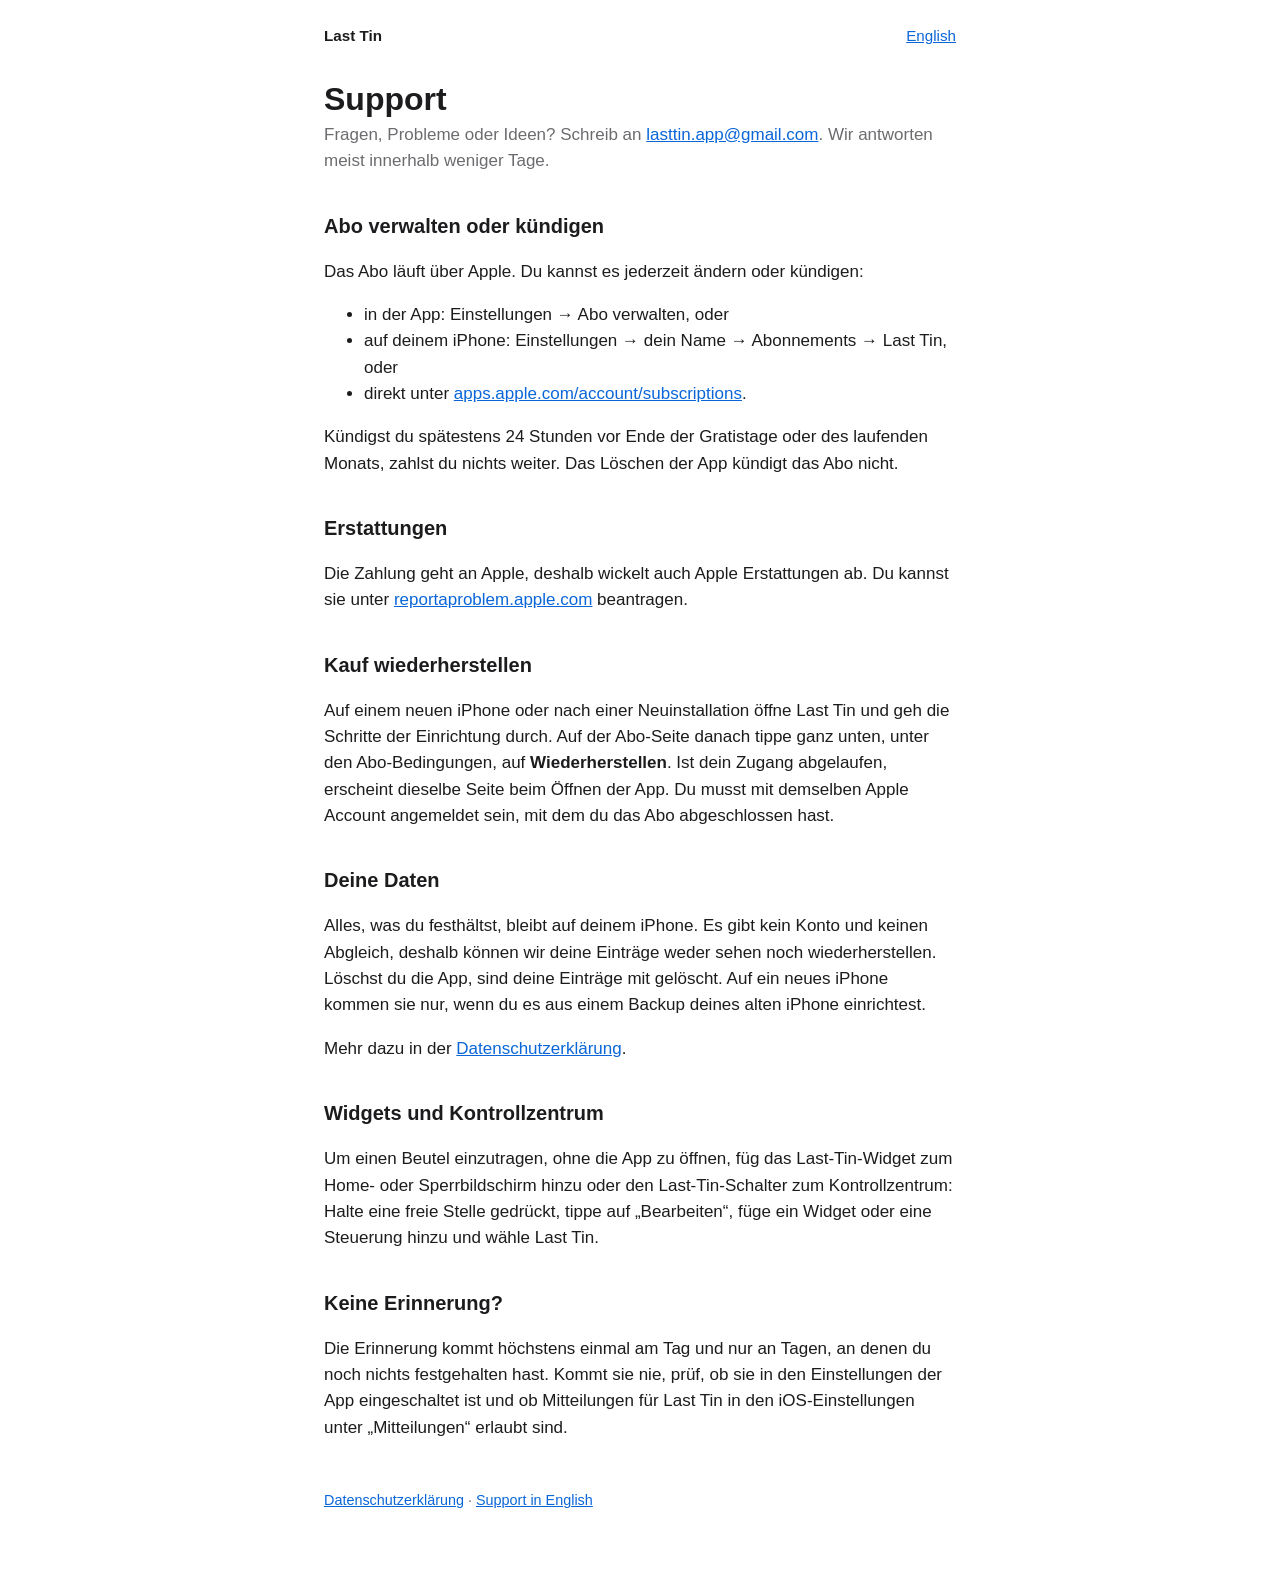
<file: de/support/index.html>
<!doctype html>
<html lang="de">
<head>
  <meta charset="utf-8">
  <meta name="viewport" content="width=device-width, initial-scale=1">
  <title>Support – Last Tin</title>
  <meta name="description" content="Hilfe zu Last Tin: Kontakt, Abo verwalten, Käufe wiederherstellen und deine Daten.">
  <link rel="stylesheet" href="../../style.css">
  <link rel="alternate" hreflang="en" href="https://adoooo1111-ops.github.io/lasttin/support/">
  <link rel="alternate" hreflang="de" href="https://adoooo1111-ops.github.io/lasttin/de/support/">
  <link rel="alternate" hreflang="x-default" href="https://adoooo1111-ops.github.io/lasttin/support/">
</head>
<body>
<main>
  <nav>
    <a class="app" href="../">Last Tin</a>
    <a href="../../support/" hreflang="en" lang="en">English</a>
  </nav>

  <h1>Support</h1>
  <p class="stand">Fragen, Probleme oder Ideen? Schreib an
    <a href="mailto:lasttin.app@gmail.com">lasttin.app@gmail.com</a>. Wir antworten meist innerhalb weniger Tage.</p>

  <h2>Abo verwalten oder kündigen</h2>
  <p>Das Abo läuft über Apple. Du kannst es jederzeit ändern oder kündigen:</p>
  <ul>
    <li>in der App: Einstellungen → Abo verwalten, oder</li>
    <li>auf deinem iPhone: Einstellungen → dein Name → Abonnements → Last Tin, oder</li>
    <li>direkt unter <a
      href="https://apps.apple.com/account/subscriptions">apps.apple.com/account/subscriptions</a>.</li>
  </ul>
  <p>Kündigst du spätestens 24 Stunden vor Ende der Gratistage oder des laufenden Monats, zahlst du nichts
    weiter. Das Löschen der App kündigt das Abo nicht.</p>

  <h2>Erstattungen</h2>
  <p>Die Zahlung geht an Apple, deshalb wickelt auch Apple Erstattungen ab. Du kannst sie unter
    <a href="https://reportaproblem.apple.com">reportaproblem.apple.com</a> beantragen.</p>

  <h2>Kauf wiederherstellen</h2>
  <p>Auf einem neuen iPhone oder nach einer Neuinstallation öffne Last Tin und geh die Schritte der
    Einrichtung durch. Auf der Abo-Seite danach tippe ganz unten, unter den Abo-Bedingungen, auf
    <strong>Wiederherstellen</strong>. Ist dein Zugang abgelaufen, erscheint dieselbe Seite beim Öffnen der
    App. Du musst mit demselben Apple Account angemeldet sein, mit dem du das Abo abgeschlossen hast.</p>

  <h2>Deine Daten</h2>
  <p>Alles, was du festhältst, bleibt auf deinem iPhone. Es gibt kein Konto und keinen Abgleich, deshalb
    können wir deine Einträge weder sehen noch wiederherstellen. Löschst du die App, sind deine Einträge mit
    gelöscht. Auf ein neues iPhone kommen sie nur, wenn du es aus einem Backup deines alten iPhone einrichtest.</p>
  <p>Mehr dazu in der <a href="../privacy/">Datenschutzerklärung</a>.</p>

  <h2>Widgets und Kontrollzentrum</h2>
  <p>Um einen Beutel einzutragen, ohne die App zu öffnen, füg das Last-Tin-Widget zum Home- oder
    Sperrbildschirm hinzu oder den Last-Tin-Schalter zum Kontrollzentrum: Halte eine freie Stelle gedrückt,
    tippe auf „Bearbeiten“, füge ein Widget oder eine Steuerung hinzu und wähle Last Tin.</p>

  <h2>Keine Erinnerung?</h2>
  <p>Die Erinnerung kommt höchstens einmal am Tag und nur an Tagen, an denen du noch nichts festgehalten hast.
    Kommt sie nie, prüf, ob sie in den Einstellungen der App eingeschaltet ist und ob Mitteilungen für Last Tin
    in den iOS-Einstellungen unter „Mitteilungen“ erlaubt sind.</p>

  <footer>
    <p><a href="../privacy/">Datenschutzerklärung</a> · <a href="../../support/" hreflang="en"
      lang="en">Support in English</a></p>
  </footer>
</main>
</body>
</html>
</file>
<file: style.css>
/* Nur Systemschriften und keine externen Ressourcen. */
:root {
  color-scheme: light dark;
  --text: #1c1c1e;
  --leise: #6c6c70;
  --flaeche: #ffffff;
  --rahmen: #d1d1d6;
  --akzent: #0a66d8;
}

@media (prefers-color-scheme: dark) {
  :root {
    --text: #f2f2f7;
    --leise: #a1a1a6;
    --flaeche: #000000;
    --rahmen: #3a3a3c;
    --akzent: #4a9eff;
  }
}

* {
  box-sizing: border-box;
}

html {
  -webkit-text-size-adjust: 100%;
}

body {
  margin: 0;
  background: var(--flaeche);
  color: var(--text);
  font: 17px/1.55 -apple-system, BlinkMacSystemFont, "Segoe UI", Roboto, Helvetica, Arial, sans-serif;
}

main {
  max-width: 42rem;
  margin: 0 auto;
  padding: 1.5rem 1.25rem 4rem;
}

nav {
  display: flex;
  justify-content: space-between;
  gap: 1rem;
  font-size: 0.95rem;
  margin-bottom: 2rem;
}

nav .app {
  font-weight: 600;
  color: var(--text);
  text-decoration: none;
}

a {
  color: var(--akzent);
}

h1 {
  font-size: 2rem;
  line-height: 1.2;
  margin: 0 0 0.25rem;
}

h2 {
  font-size: 1.25rem;
  margin: 2.25rem 0 0.5rem;
}

h3 {
  font-size: 1.05rem;
  margin: 1.5rem 0 0.25rem;
}

.stand {
  color: var(--leise);
  margin: 0 0 1.5rem;
}

.kurz {
  border: 1px solid var(--rahmen);
  border-radius: 12px;
  padding: 0.25rem 1.25rem;
}

table {
  width: 100%;
  border-collapse: collapse;
  font-size: 0.95rem;
  margin: 0.75rem 0;
}

th,
td {
  text-align: left;
  vertical-align: top;
  padding: 0.5rem 0.5rem 0.5rem 0;
  border-bottom: 1px solid var(--rahmen);
}

code {
  font-family: ui-monospace, SFMono-Regular, Menlo, Consolas, monospace;
  font-size: 0.9em;
}

footer {
  margin-top: 3rem;
  color: var(--leise);
  font-size: 0.9rem;
}

/* Die Tabelle der Ereignisse bleibt eine Tabelle; auf schmalen Bildschirmen lässt sie sich waagerecht
   scrollen. */
.tabelle {
  overflow-x: auto;
  -webkit-overflow-scrolling: touch;
}

.tabelle table {
  min-width: 34rem;
}
</file>
